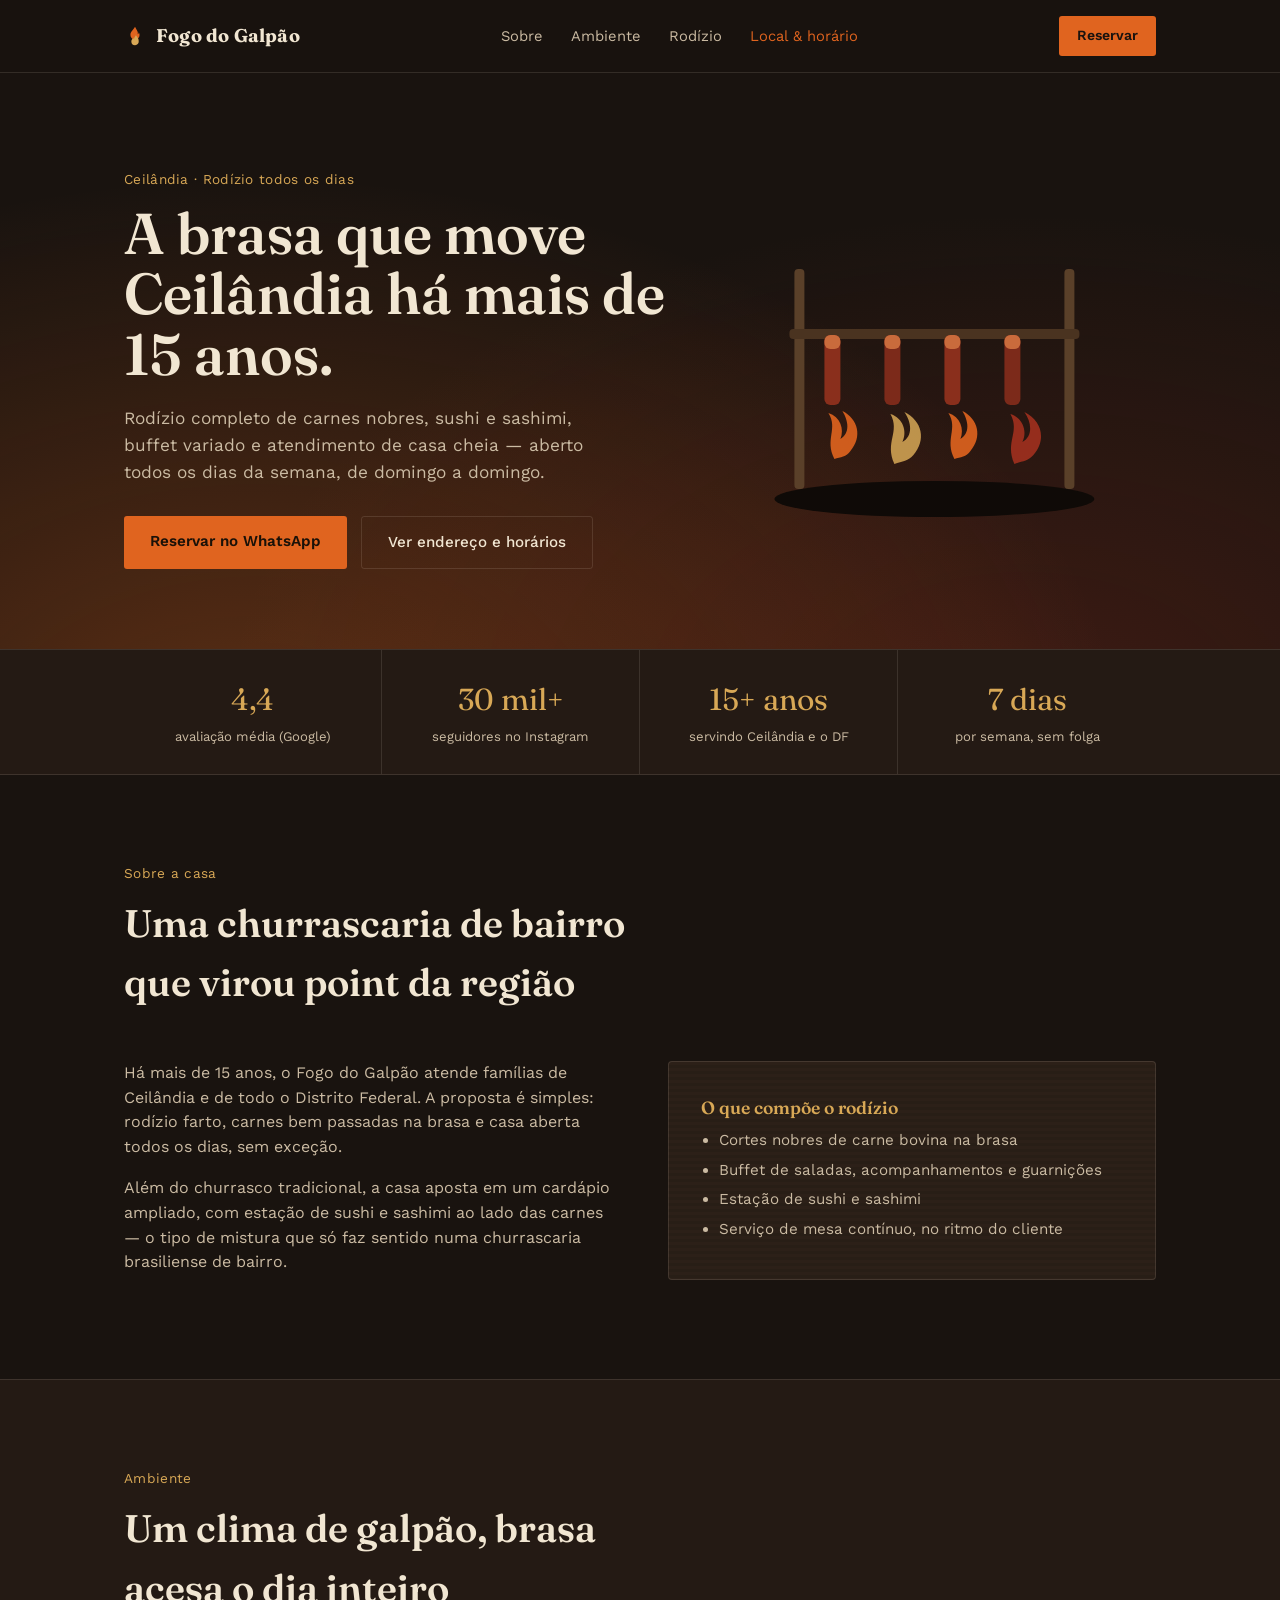
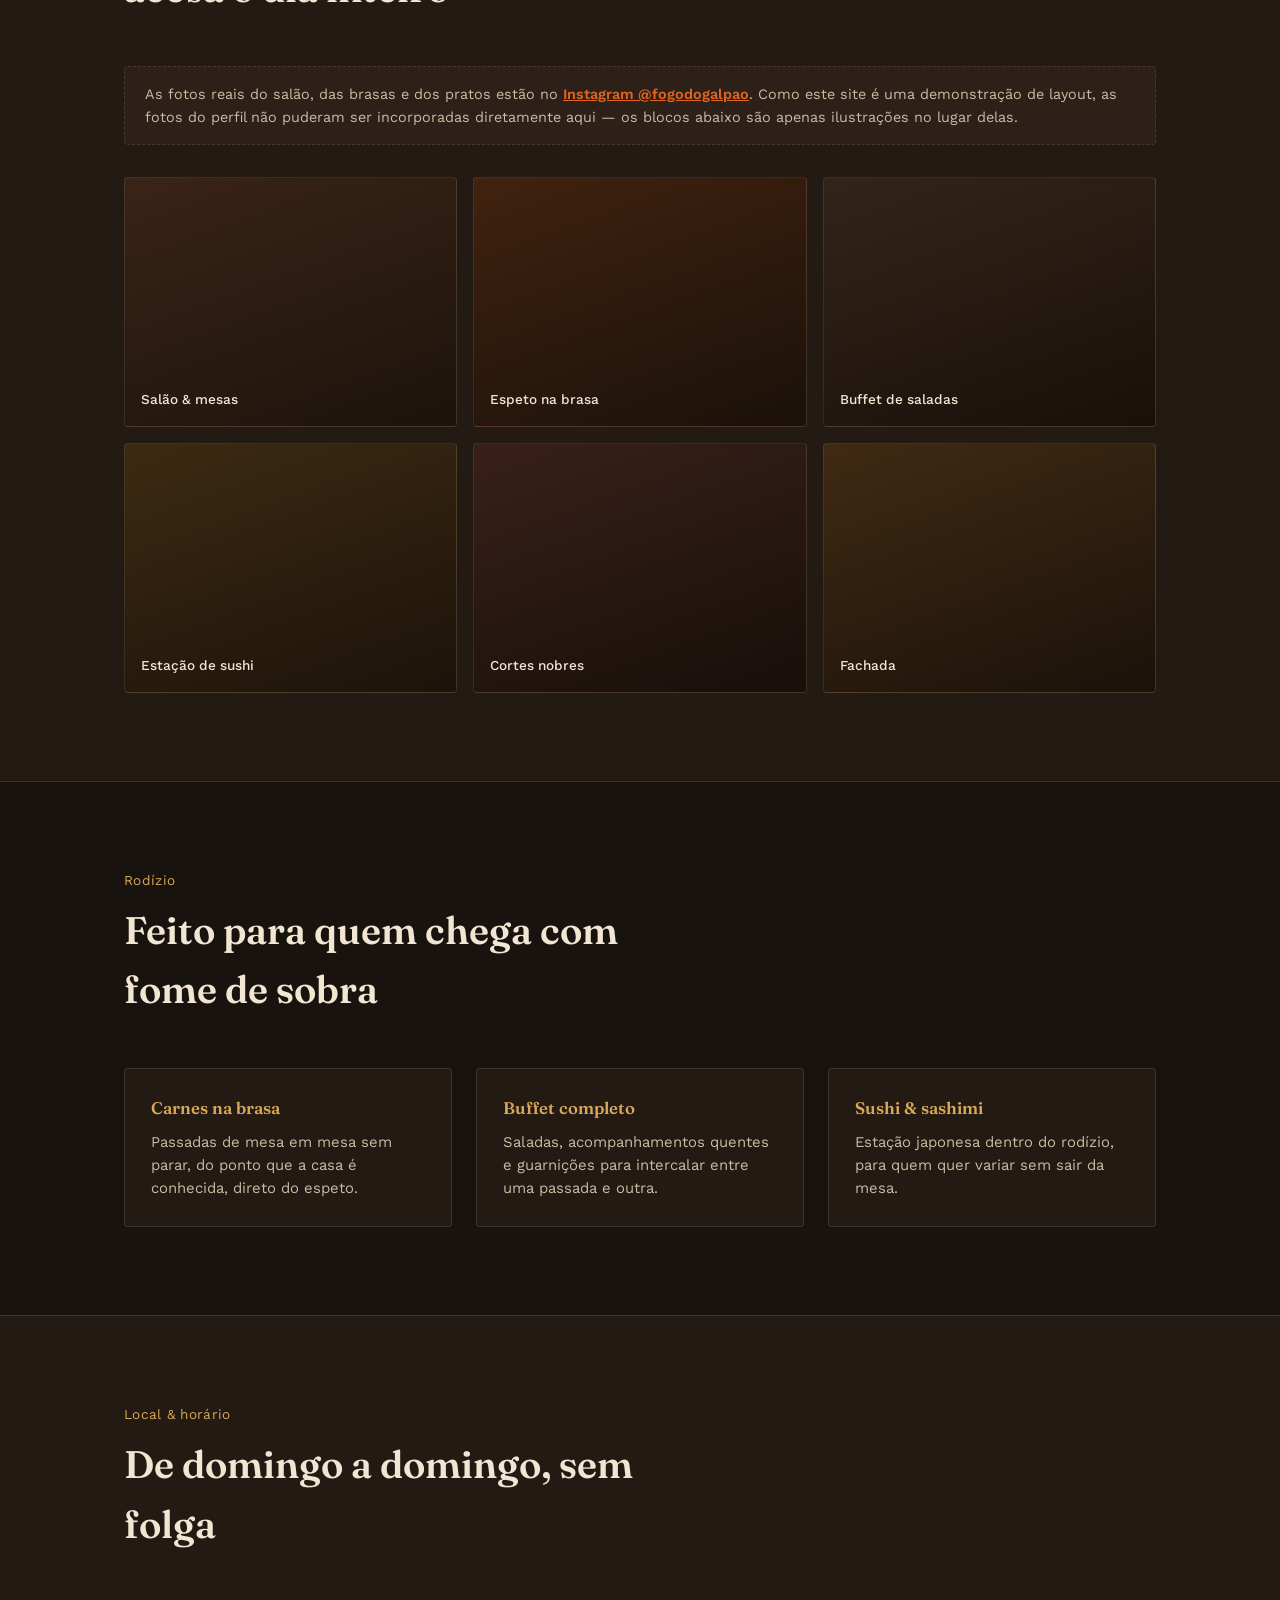
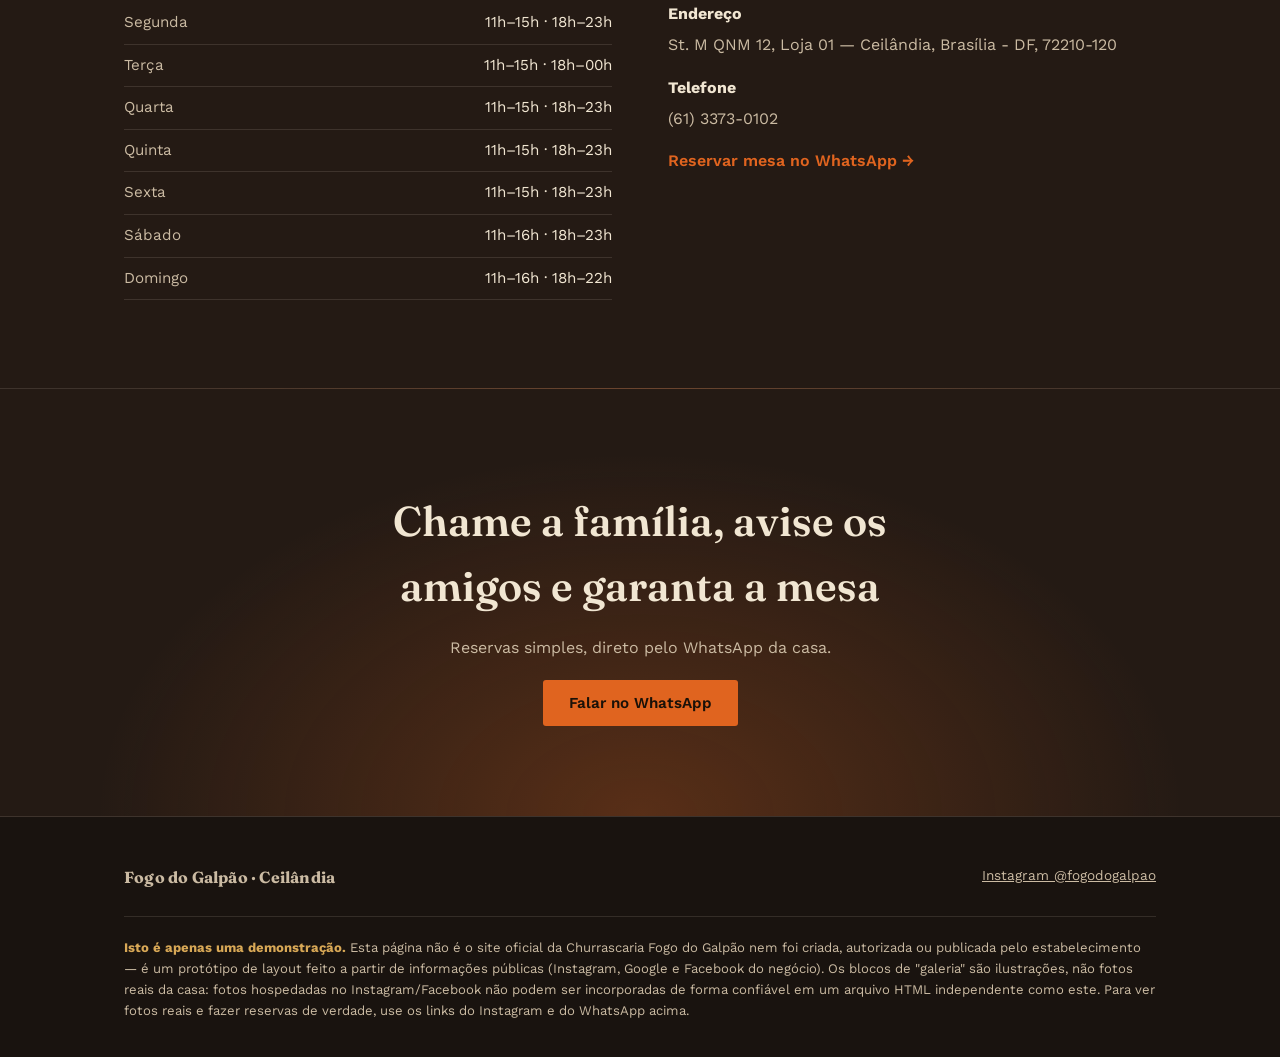
<file: index.html>
<!DOCTYPE html>
<html lang="pt-BR">
<head>
<meta charset="UTF-8">
<meta name="viewport" content="width=device-width, initial-scale=1.0">
<title>Fogo do Galpão — Churrascaria em Ceilândia</title>
<link rel="preconnect" href="https://fonts.googleapis.com">
<link href="https://fonts.googleapis.com/css2?family=Fraunces:opsz,wght@9..144,400;9..144,600;9..144,700&family=Work+Sans:wght@400;500;600&display=swap" rel="stylesheet">
<link rel="stylesheet" href="styles.css">
</head>
<body>

<nav>
  <div class="wrap">
    <div class="brand">
      <svg class="flame-mark" viewBox="0 0 24 24" fill="none">
        <path d="M12 2C10 6 7 7 7 11a5 5 0 0 0 10 0c0-1.3-.4-2.2-1-3 .2 1.2-.3 2-1 2 .6-2.4-.8-4-3-8Z" fill="#e0641f"/>
        <path d="M12 22a4 4 0 0 1-4-4c0-1.8 1.2-2.8 2.2-4-.1 1 .3 1.6.9 1.6-.4-1.6.6-2.4 1.9-4.4C14.8 13.6 16 15 16 17a4 4 0 0 1-4 5Z" fill="#d8a856"/>
      </svg>
      Fogo do Galpão
    </div>
    <ul id="navList">
      <li><a href="#sobre">Sobre</a></li>
      <li><a href="#galeria">Ambiente</a></li>
      <li><a href="#rodizio">Rodízio</a></li>
      <li><a href="#local">Local &amp; horário</a></li>
    </ul>
    <div style="display:flex; align-items:center; gap:10px;">
      <a class="nav-cta" href="https://wa.me/message/ULD74EOJ4E7ZH1" target="_blank" rel="noopener">Reservar</a>
      <button class="nav-toggle" id="navToggle" aria-label="Abrir menu" aria-expanded="false">
        <span></span><span></span><span></span>
      </button>
    </div>
  </div>
</nav>

<header class="hero">
  <div class="wrap">
    <div>
      <div class="eyebrow">Ceilândia · Rodízio todos os dias</div>
      <h1>A brasa que move Ceilândia há mais de 15 anos.</h1>
      <p class="lede">Rodízio completo de carnes nobres, sushi e sashimi, buffet variado e atendimento de casa cheia — aberto todos os dias da semana, de domingo a domingo.</p>
      <div class="hero-actions">
        <a class="btn-primary" href="https://wa.me/message/ULD74EOJ4E7ZH1" target="_blank" rel="noopener">Reservar no WhatsApp</a>
        <a class="btn-ghost" href="#local">Ver endereço e horários</a>
      </div>
    </div>
    <div class="hero-visual">
      <svg class="skewer-scene" viewBox="0 0 400 320" fill="none">
        <ellipse cx="200" cy="290" rx="160" ry="18" fill="#0f0a07"/>
        <rect x="60" y="60" width="10" height="220" rx="4" fill="#5a4029"/>
        <rect x="330" y="60" width="10" height="220" rx="4" fill="#5a4029"/>
        <rect x="55" y="120" width="290" height="10" rx="4" fill="#4a3320"/>
        <g>
          <rect x="90" y="126" width="16" height="70" rx="6" fill="#8a2f1c"/>
          <rect x="90" y="126" width="16" height="14" rx="6" fill="#c96b3c"/>
          <rect x="150" y="126" width="16" height="70" rx="6" fill="#7c2a1a"/>
          <rect x="150" y="126" width="16" height="14" rx="6" fill="#c96b3c"/>
          <rect x="210" y="126" width="16" height="70" rx="6" fill="#8a2f1c"/>
          <rect x="210" y="126" width="16" height="14" rx="6" fill="#c96b3c"/>
          <rect x="270" y="126" width="16" height="70" rx="6" fill="#7c2a1a"/>
          <rect x="270" y="126" width="16" height="14" rx="6" fill="#c96b3c"/>
        </g>
        <path d="M100 250c-10-20 4-30-6-46 12 4 16 16 12 26 10-6 8-18 2-28 16 8 20 26 8 40-4 6-10 6-16 8Z" fill="#e0641f" opacity="0.9"/>
        <path d="M160 255c-10-22 6-32-4-50 13 4 17 18 12 28 11-6 9-20 2-30 18 9 22 28 9 43-5 6-11 6-19 9Z" fill="#d8a856" opacity="0.85"/>
        <path d="M220 250c-10-20 4-30-6-46 12 4 16 16 12 26 10-6 8-18 2-28 16 8 20 26 8 40-4 6-10 6-16 8Z" fill="#e0641f" opacity="0.9"/>
        <path d="M280 255c-10-22 6-32-4-50 13 4 17 18 12 28 11-6 9-20 2-30 18 9 22 28 9 43-5 6-11 6-19 9Z" fill="#a8321f" opacity="0.85"/>
      </svg>
    </div>
  </div>
</header>

<div class="stats">
  <div class="wrap">
    <div class="stat"><div class="num">4,4</div><div class="lab">avaliação média (Google)</div></div>
    <div class="stat"><div class="num">30 mil+</div><div class="lab">seguidores no Instagram</div></div>
    <div class="stat"><div class="num">15+ anos</div><div class="lab">servindo Ceilândia e o DF</div></div>
    <div class="stat"><div class="num">7 dias</div><div class="lab">por semana, sem folga</div></div>
  </div>
</div>

<section id="sobre">
  <div class="wrap">
    <div class="section-head">
      <div class="eyebrow">Sobre a casa</div>
      <h2>Uma churrascaria de bairro que virou point da região</h2>
    </div>
    <div class="about-grid">
      <div>
        <p>Há mais de 15 anos, o Fogo do Galpão atende famílias de Ceilândia e de todo o Distrito Federal. A proposta é simples: rodízio farto, carnes bem passadas na brasa e casa aberta todos os dias, sem exceção.</p>
        <p>Além do churrasco tradicional, a casa aposta em um cardápio ampliado, com estação de sushi e sashimi ao lado das carnes — o tipo de mistura que só faz sentido numa churrascaria brasiliense de bairro.</p>
      </div>
      <div class="wood-panel">
        <h3>O que compõe o rodízio</h3>
        <ul>
          <li>Cortes nobres de carne bovina na brasa</li>
          <li>Buffet de saladas, acompanhamentos e guarnições</li>
          <li>Estação de sushi e sashimi</li>
          <li>Serviço de mesa contínuo, no ritmo do cliente</li>
        </ul>
      </div>
    </div>
  </div>
</section>

<section id="galeria" style="background:var(--char-2); border-top:1px solid var(--line); border-bottom:1px solid var(--line);">
  <div class="wrap">
    <div class="section-head">
      <div class="eyebrow">Ambiente</div>
      <h2>Um clima de galpão, brasa acesa o dia inteiro</h2>
    </div>
    <div class="gallery-note">
      As fotos reais do salão, das brasas e dos pratos estão no <a href="https://www.instagram.com/fogodogalpao/" target="_blank" rel="noopener" style="color:var(--ember); font-weight:600;">Instagram @fogodogalpao</a>. Como este site é uma demonstração de layout, as fotos do perfil não puderam ser incorporadas diretamente aqui — os blocos abaixo são apenas ilustrações no lugar delas.
    </div>
    <div class="gallery-grid" id="galleryGrid">
      <div class="g-card g1" data-caption="Salão &amp; mesas — foto real no Instagram"><span>Salão &amp; mesas</span></div>
      <div class="g-card g2" data-caption="Espeto na brasa — foto real no Instagram"><span>Espeto na brasa</span></div>
      <div class="g-card g3" data-caption="Buffet de saladas — foto real no Instagram"><span>Buffet de saladas</span></div>
      <div class="g-card g4" data-caption="Estação de sushi — foto real no Instagram"><span>Estação de sushi</span></div>
      <div class="g-card g5" data-caption="Cortes nobres — foto real no Instagram"><span>Cortes nobres</span></div>
      <div class="g-card g6" data-caption="Fachada — foto real no Instagram"><span>Fachada</span></div>
    </div>
  </div>
</section>

<section id="rodizio">
  <div class="wrap">
    <div class="section-head">
      <div class="eyebrow">Rodízio</div>
      <h2>Feito para quem chega com fome de sobra</h2>
    </div>
    <div class="menu-grid">
      <div class="menu-card">
        <h3>Carnes na brasa</h3>
        <p>Passadas de mesa em mesa sem parar, do ponto que a casa é conhecida, direto do espeto.</p>
      </div>
      <div class="menu-card">
        <h3>Buffet completo</h3>
        <p>Saladas, acompanhamentos quentes e guarnições para intercalar entre uma passada e outra.</p>
      </div>
      <div class="menu-card">
        <h3>Sushi &amp; sashimi</h3>
        <p>Estação japonesa dentro do rodízio, para quem quer variar sem sair da mesa.</p>
      </div>
    </div>
  </div>
</section>

<section id="local" style="background:var(--char-2); border-top:1px solid var(--line);">
  <div class="wrap">
    <div class="section-head">
      <div class="eyebrow">Local &amp; horário</div>
      <h2>De domingo a domingo, sem folga</h2>
    </div>
    <div class="info-grid">
      <table class="hours">
        <tr><td>Segunda</td><td>11h–15h · 18h–23h</td></tr>
        <tr><td>Terça</td><td>11h–15h · 18h–00h</td></tr>
        <tr><td>Quarta</td><td>11h–15h · 18h–23h</td></tr>
        <tr><td>Quinta</td><td>11h–15h · 18h–23h</td></tr>
        <tr><td>Sexta</td><td>11h–15h · 18h–23h</td></tr>
        <tr><td>Sábado</td><td>11h–16h · 18h–23h</td></tr>
        <tr><td>Domingo</td><td>11h–16h · 18h–22h</td></tr>
      </table>
      <div class="addr-block">
        <p><strong style="color:var(--cream)">Endereço</strong></p>
        <p>St. M QNM 12, Loja 01 — Ceilândia, Brasília - DF, 72210-120</p>
        <p style="margin-top:18px;"><strong style="color:var(--cream)">Telefone</strong></p>
        <p>(61) 3373-0102</p>
        <p style="margin-top:18px;"><a href="https://wa.me/message/ULD74EOJ4E7ZH1" target="_blank" rel="noopener">Reservar mesa no WhatsApp →</a></p>
      </div>
    </div>
  </div>
</section>

<div class="cta">
  <div class="wrap">
    <h2>Chame a família, avise os amigos e garanta a mesa</h2>
    <p>Reservas simples, direto pelo WhatsApp da casa.</p>
    <a class="btn-primary" href="https://wa.me/message/ULD74EOJ4E7ZH1" target="_blank" rel="noopener">Falar no WhatsApp</a>
  </div>
</div>

<footer>
  <div class="wrap">
    <div class="footer-top">
      <div class="brand" style="font-size:1rem;">Fogo do Galpão · Ceilândia</div>
      <div>
        <a href="https://www.instagram.com/fogodogalpao/" target="_blank" rel="noopener">Instagram @fogodogalpao</a>
      </div>
    </div>
    <div class="demo-notice">
      <strong>Isto é apenas uma demonstração.</strong> Esta página não é o site oficial da Churrascaria Fogo do Galpão nem foi criada, autorizada ou publicada pelo estabelecimento — é um protótipo de layout feito a partir de informações públicas (Instagram, Google e Facebook do negócio). Os blocos de "galeria" são ilustrações, não fotos reais da casa: fotos hospedadas no Instagram/Facebook não podem ser incorporadas de forma confiável em um arquivo HTML independente como este. Para ver fotos reais e fazer reservas de verdade, use os links do Instagram e do WhatsApp acima.
    </div>
  </div>
</footer>

<button id="backToTop" aria-label="Voltar ao topo">↑</button>
<div id="galleryToast"></div>

<script src="script.js"></script>

</body>
</html>
</file>
<file: styles.css>
:root{
    --char:#19130f;
    --char-2:#241a14;
    --panel:#2c2018;
    --cream:#f1e6d2;
    --cream-dim:#cbbba3;
    --ember:#e0641f;
    --ember-2:#a8321f;
    --gold:#d8a856;
    --line:rgba(241,230,210,0.12);
  }

  *{box-sizing:border-box;}
  html{scroll-behavior:smooth;}
  body{
    margin:0;
    background:var(--char);
    color:var(--cream);
    font-family:'Work Sans', sans-serif;
    line-height:1.55;
  }
  h1,h2,h3{
    font-family:'Fraunces', serif;
    margin:0;
    color:var(--cream);
    font-weight:600;
  }
  a{color:inherit;}
  img{display:none;} /* nenhuma imagem externa é usada nesta demo */

  .wrap{max-width:1080px; margin:0 auto; padding:0 24px;}

  /* ---------- NAV ---------- */
  nav{
    position:sticky; top:0; z-index:20;
    background:rgba(25,19,15,0.9);
    backdrop-filter:blur(6px);
    border-bottom:1px solid var(--line);
  }
  nav .wrap{display:flex; align-items:center; justify-content:space-between; padding:16px 24px;}
  .brand{display:flex; align-items:center; gap:10px; font-family:'Fraunces',serif; font-size:1.15rem; font-weight:700; letter-spacing:0.2px;}
  .flame-mark{width:22px; height:22px; flex-shrink:0;}
  nav ul{list-style:none; display:flex; gap:28px; margin:0; padding:0; font-size:0.92rem; color:var(--cream-dim);}
  nav ul a{text-decoration:none;}
  nav ul a:hover, nav ul a.active{color:var(--ember);}
  .nav-cta{
    background:var(--ember); color:var(--char); padding:9px 18px; border-radius:3px;
    font-weight:600; font-size:0.88rem; text-decoration:none; white-space:nowrap;
  }
  .nav-toggle{
    display:none; flex-direction:column; gap:5px; background:none; border:none; cursor:pointer; padding:6px;
  }
  .nav-toggle span{width:22px; height:2px; background:var(--cream); border-radius:2px; transition:transform .25s ease, opacity .25s ease;}
  @media (max-width:720px){
    .nav-toggle{display:flex;}
    nav ul{
      position:absolute; top:100%; left:0; right:0;
      flex-direction:column; gap:0;
      background:var(--char-2); border-bottom:1px solid var(--line);
      max-height:0; overflow:hidden; transition:max-height .3s ease;
    }
    nav ul.open{max-height:260px;}
    nav ul li{border-top:1px solid var(--line);}
    nav ul a{display:block; padding:16px 24px;}
    nav.open .nav-toggle span:nth-child(1){transform:translateY(7px) rotate(45deg);}
    nav.open .nav-toggle span:nth-child(2){opacity:0;}
    nav.open .nav-toggle span:nth-child(3){transform:translateY(-7px) rotate(-45deg);}
  }

  /* ---------- HERO ---------- */
  .hero{
    position:relative; overflow:hidden;
    padding:96px 0 80px;
    background:
      radial-gradient(ellipse at 20% 120%, rgba(224,100,31,0.35), transparent 60%),
      radial-gradient(ellipse at 80% 110%, rgba(168,50,31,0.25), transparent 55%),
      var(--char);
  }
  .hero .wrap{position:relative; z-index:2; display:grid; grid-template-columns:1.1fr 0.9fr; gap:48px; align-items:center;}
  @media (max-width:860px){ .hero .wrap{grid-template-columns:1fr;} }

  .eyebrow{color:var(--gold); font-size:0.85rem; letter-spacing:0.3px; margin-bottom:14px;}
  .hero h1{font-size:clamp(2.4rem, 5vw, 3.6rem); line-height:1.05;}
  .hero p.lede{color:var(--cream-dim); font-size:1.08rem; max-width:46ch; margin:20px 0 30px;}
  .hero-actions{display:flex; gap:14px; flex-wrap:wrap;}
  .btn-primary{
    background:var(--ember); color:#1a1108; padding:14px 26px; border-radius:3px;
    text-decoration:none; font-weight:600; font-size:0.95rem;
  }
  .btn-ghost{
    border:1px solid var(--line); color:var(--cream); padding:14px 26px; border-radius:3px;
    text-decoration:none; font-weight:500; font-size:0.95rem;
  }

  .hero-visual{position:relative; height:320px;}
  .skewer-scene{width:100%; height:100%;}

  /* flame flicker */
  @keyframes flicker{
    0%,100%{ transform:scaleY(1) scaleX(1) translateY(0); }
    50%{ transform:scaleY(1.06) scaleX(0.97) translateY(-3px); }
  }
  .flame-mark path, .flame-mark ellipse{transform-origin:center bottom;}
  .flame-mark{animation:flicker 2.6s ease-in-out infinite;}

  /* ---------- STRIP STAT ---------- */
  .stats{
    border-top:1px solid var(--line); border-bottom:1px solid var(--line);
    background:var(--char-2);
  }
  .stats .wrap{
    display:grid; grid-template-columns:repeat(4,1fr); gap:0;
  }
  .stat{padding:26px 20px; text-align:center; border-right:1px solid var(--line);}
  .stat:last-child{border-right:none;}
  .stat .num{font-family:'Fraunces',serif; font-size:1.9rem; color:var(--gold);}
  .stat .lab{font-size:0.82rem; color:var(--cream-dim); margin-top:4px;}
  @media (max-width:720px){
    .stats .wrap{grid-template-columns:repeat(2,1fr);}
    .stat{border-right:1px solid var(--line);}
    .stat:nth-child(2n){border-right:none;}
  }

  /* ---------- SOBRE ---------- */
  section{padding:88px 0;}
  .section-head{max-width:56ch; margin-bottom:48px;}
  .section-head .eyebrow{margin-bottom:10px;}
  .section-head h2{font-size:clamp(1.8rem,3.4vw,2.4rem);}
  .section-head p{color:var(--cream-dim); margin-top:14px; font-size:1.02rem;}

  .about-grid{display:grid; grid-template-columns:1fr 1fr; gap:56px; align-items:start;}
  @media (max-width:820px){ .about-grid{grid-template-columns:1fr;} }
  .about-grid p{color:var(--cream-dim); margin:0 0 16px;}
  .wood-panel{
    border:1px solid var(--line); border-radius:4px; padding:32px;
    background:repeating-linear-gradient(180deg, var(--panel) 0 3px, #281e16 3px 6px);
    position:relative;
  }
  .wood-panel h3{font-size:1.1rem; margin-bottom:8px; color:var(--gold);}
  .wood-panel ul{margin:0; padding-left:18px; color:var(--cream-dim); font-size:0.95rem;}
  .wood-panel li{margin-bottom:6px;}

  /* ---------- GALERIA (ilustrada, sem fotos) ---------- */
  .gallery-note{
    background:var(--panel); border:1px dashed var(--line); border-radius:4px;
    padding:16px 20px; font-size:0.9rem; color:var(--cream-dim); margin-bottom:32px;
  }
  .gallery-grid{
    display:grid; grid-template-columns:repeat(3,1fr); gap:16px;
  }
  @media (max-width:720px){ .gallery-grid{grid-template-columns:1fr 1fr;} }
  .g-card{
    aspect-ratio:4/3; border-radius:4px; position:relative; overflow:hidden;
    display:flex; align-items:flex-end; padding:16px;
    border:1px solid var(--line);
  }
  .g-card span{position:relative; z-index:2; font-size:0.85rem; color:var(--cream); font-weight:500;}
  .g-card svg{position:absolute; inset:0; width:100%; height:100%;}
  .g1{background:linear-gradient(160deg,#3a2416,#1c130c);}
  .g2{background:linear-gradient(160deg,#41220f,#1a110a);}
  .g3{background:linear-gradient(160deg,#33241a,#191009);}
  .g4{background:linear-gradient(160deg,#3d2a12,#1c130a);}
  .g5{background:linear-gradient(160deg,#392019,#170f0a);}
  .g6{background:linear-gradient(160deg,#402a13,#1b120a);}

  /* ---------- RODÍZIO ---------- */
  .menu-grid{display:grid; grid-template-columns:repeat(3,1fr); gap:24px;}
  @media (max-width:820px){ .menu-grid{grid-template-columns:1fr;} }
  .menu-card{border:1px solid var(--line); border-radius:4px; padding:26px; background:var(--char-2);}
  .menu-card h3{font-size:1.05rem; color:var(--gold); margin-bottom:10px;}
  .menu-card p{color:var(--cream-dim); font-size:0.93rem; margin:0;}

  /* ---------- HORÁRIO / LOCAL ---------- */
  .info-grid{display:grid; grid-template-columns:1fr 1fr; gap:56px;}
  @media (max-width:820px){ .info-grid{grid-template-columns:1fr;} }
  table.hours{width:100%; border-collapse:collapse; font-size:0.95rem;}
  table.hours td{padding:9px 0; border-bottom:1px solid var(--line); color:var(--cream-dim);}
  table.hours td:last-child{text-align:right; color:var(--cream);}
  .addr-block p{color:var(--cream-dim); margin:0 0 6px;}
  .addr-block a{color:var(--ember); text-decoration:none; font-weight:600;}

  /* ---------- CTA ---------- */
  .cta{
    text-align:center; padding:100px 24px;
    background:
      radial-gradient(ellipse at 50% 100%, rgba(224,100,31,0.28), transparent 60%),
      var(--char-2);
    border-top:1px solid var(--line); border-bottom:1px solid var(--line);
  }
  .cta h2{font-size:clamp(1.9rem,4vw,2.6rem); max-width:20ch; margin:0 auto 18px;}
  .cta p{color:var(--cream-dim); max-width:44ch; margin:0 auto 30px;}

  /* ---------- FOOTER ---------- */
  footer{padding:48px 0 36px; font-size:0.85rem; color:var(--cream-dim);}
  footer .wrap{display:flex; flex-direction:column; gap:18px;}
  .footer-top{display:flex; justify-content:space-between; flex-wrap:wrap; gap:16px;}
  .demo-notice{
    border-top:1px solid var(--line); padding-top:20px; margin-top:8px;
    font-size:0.82rem; color:var(--cream-dim); line-height:1.6;
  }
  .demo-notice strong{color:var(--gold);}

  /* ---------- BACK TO TOP ---------- */
  #backToTop{
    position:fixed; right:20px; bottom:20px; z-index:30;
    width:44px; height:44px; border-radius:50%;
    background:var(--ember); color:var(--char); border:none; cursor:pointer;
    font-size:1.1rem; line-height:1;
    opacity:0; pointer-events:none; transform:translateY(10px);
    transition:opacity .25s ease, transform .25s ease;
  }
  #backToTop.show{opacity:1; pointer-events:auto; transform:translateY(0);}

  /* ---------- GALLERY TOAST ---------- */
  #galleryToast{
    position:fixed; left:50%; bottom:24px; transform:translate(-50%,20px);
    background:var(--cream); color:var(--char); padding:12px 20px; border-radius:4px;
    font-size:0.9rem; font-weight:500; z-index:40; opacity:0; pointer-events:none;
    transition:opacity .25s ease, transform .25s ease;
    box-shadow:0 8px 24px rgba(0,0,0,0.35);
  }
  #galleryToast.show{opacity:1; transform:translate(-50%,0);}

  .g-card{cursor:pointer;}
</file>
